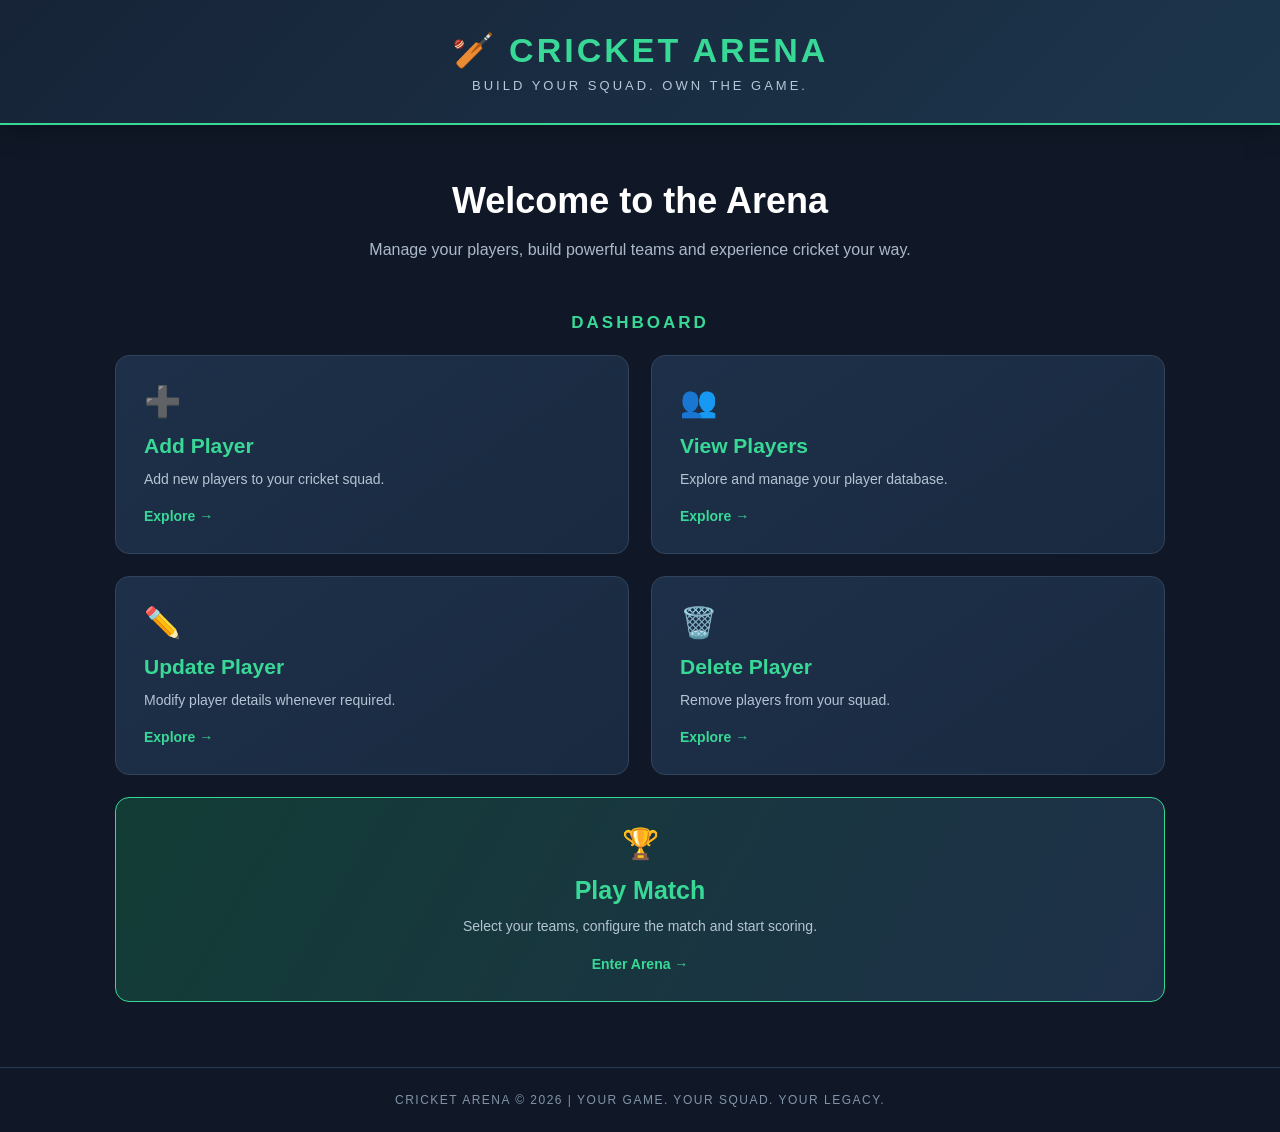
<file: index.html>
<!-- 
<!DOCTYPE html>
<html>
<head>
    <title>Cricket Squad Manager</title>
    <link rel="stylesheet" href="css/style.css">
</head>
<body>

<header>
    <h1>CRICKET SQUAD MANAGER</h1>
</header>

<div class="container">

    <h2>Welcome to Cricket Squad Manager</h2>

    <div class="menu">

        <a href="addPlayer.html">Add Player</a>

        <a href="viewPlayers.html" target="_blank">View Players</a>

        <a href="updatePlayer.html">Update Player</a>

        <a href="deletePlayer.html">Delete Player</a>

        <a href="http://localhost:8081/CricketSquadManager/team-selection">Play Match</a>

    </div>

</div>

</body>
</html> -->

<!DOCTYPE html>
<html lang="en">
<head>
    <meta charset="UTF-8">
    <meta name="viewport" content="width=device-width, initial-scale=1.0">

    <title>Cricket Arena | Squad & Match Center</title>

    <link rel="stylesheet" href="css/style.css">
</head>
<body>

    <header>
        <div class="logo">🏏 CRICKET ARENA</div>
        <p class="tagline">BUILD YOUR SQUAD. OWN THE GAME.</p>
    </header>

    <div class="container">

        <div class="welcome">
            <h1>Welcome to the Arena</h1>
            <p>Manage your players, build powerful teams and experience cricket your way.</p>
        </div>

        <h2 class="section-title">DASHBOARD</h2>

        <div class="menu">

            <a href="addPlayer.html" class="menu-card">
                <span class="icon">➕</span>
                <h3>Add Player</h3>
                <p>Add new players to your cricket squad.</p>
                <span class="arrow">Explore →</span>
            </a>

            <a href="viewPlayers.html" target="_blank" class="menu-card">
                <span class="icon">👥</span>
                <h3>View Players</h3>
                <p>Explore and manage your player database.</p>
                <span class="arrow">Explore →</span>
            </a>

            <a href="updatePlayer.html" class="menu-card">
                <span class="icon">✏️</span>
                <h3>Update Player</h3>
                <p>Modify player details whenever required.</p>
                <span class="arrow">Explore →</span>
            </a>

            <a href="deletePlayer.html" class="menu-card">
                <span class="icon">🗑️</span>
                <h3>Delete Player</h3>
                <p>Remove players from your squad.</p>
                <span class="arrow">Explore →</span>
            </a>

            <a href="http://localhost:8081/CricketSquadManager/team-selection"
               class="menu-card play-card">

                <span class="icon">🏆</span>
                <h3>Play Match</h3>
                <p>Select your teams, configure the match and start scoring.</p>
                <span class="arrow">Enter Arena →</span>
            </a>

        </div>

    </div>

    <footer>
        <p>CRICKET ARENA © 2026 | YOUR GAME. YOUR SQUAD. YOUR LEGACY.</p>
    </footer>

</body>
</html>
</file>
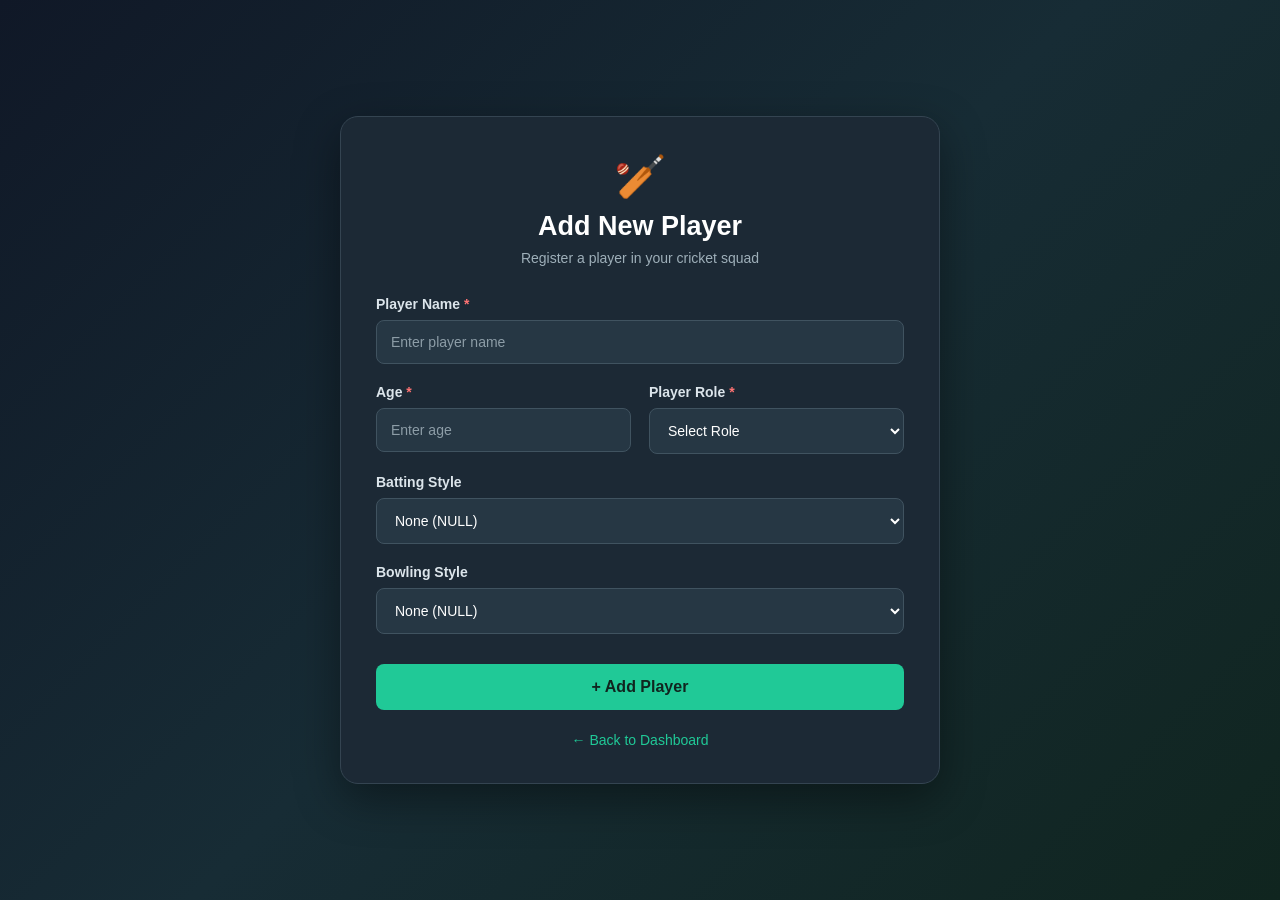
<file: addPlayer.html>
<!DOCTYPE html>
<html lang="en">
<head>
    <meta charset="UTF-8">
    <meta name="viewport" content="width=device-width, initial-scale=1.0">
    <title>Add Player | Cricket Squad Manager</title>

    <style>
        * {
            margin: 0;
            padding: 0;
            box-sizing: border-box;
            font-family: 'Segoe UI', Arial, sans-serif;
        }

        body {
            min-height: 100vh;
            background: linear-gradient(135deg, #101827, #172c35, #10251f);
            display: flex;
            justify-content: center;
            align-items: center;
            padding: 30px 15px;
            color: #fff;
        }

        .container {
            width: 100%;
            max-width: 600px;
            background: #1c2935;
            padding: 35px;
            border-radius: 18px;
            border: 1px solid #344451;
            box-shadow: 0 15px 45px rgba(0, 0, 0, 0.4);
        }

        .header {
            text-align: center;
            margin-bottom: 30px;
        }

        .header .icon {
            font-size: 42px;
            margin-bottom: 10px;
        }

        .header h1 {
            font-size: 27px;
            color: #ffffff;
            margin-bottom: 8px;
        }

        .header p {
            color: #9eafb9;
            font-size: 14px;
        }

        .form-group {
            margin-bottom: 20px;
        }

        label {
            display: block;
            color: #dce5eb;
            font-size: 14px;
            font-weight: 600;
            margin-bottom: 8px;
        }

        input, select {
            width: 100%;
            padding: 13px 14px;
            background: #263744;
            border: 1px solid #405360;
            border-radius: 8px;
            color: #ffffff;
            font-size: 14px;
            outline: none;
            transition: 0.3s;
        }

        input:focus, select:focus {
            border-color: #20c997;
            box-shadow: 0 0 0 3px rgba(32, 201, 151, 0.15);
        }

        input::placeholder {
            color: #8d9da7;
        }

        select option {
            background: #263744;
            color: white;
        }

        .row {
            display: grid;
            grid-template-columns: 1fr 1fr;
            gap: 18px;
        }

        .submit-btn {
            width: 100%;
            padding: 14px;
            margin-top: 10px;
            background: #20c997;
            color: #10251f;
            border: none;
            border-radius: 8px;
            font-size: 16px;
            font-weight: 700;
            cursor: pointer;
            transition: 0.3s;
        }

        .submit-btn:hover {
            background: #16a77d;
            transform: translateY(-2px);
        }

        .back-link {
            display: block;
            text-align: center;
            margin-top: 22px;
            color: #20c997;
            text-decoration: none;
            font-size: 14px;
        }

        .back-link:hover {
            text-decoration: underline;
        }

        .required {
            color: #ff7373;
        }

        @media(max-width: 500px) {
            .container {
                padding: 25px 18px;
            }

            .row {
                grid-template-columns: 1fr;
                gap: 0;
            }
        }
    </style>
</head>

<body>

<div class="container">

    <div class="header">
        <div class="icon">🏏</div>
        <h1>Add New Player</h1>
        <p>Register a player in your cricket squad</p>
    </div>

    <form action="http://localhost:8081/CricketSquadManager/add-player"
          method="POST">

        <div class="form-group">
            <label>Player Name <span class="required">*</span></label>
            <input type="text"
                   name="playerName"
                   placeholder="Enter player name"
                   required>
        </div>

        <div class="row">

            <div class="form-group">
                <label>Age <span class="required">*</span></label>
                <input type="number"
                       name="age"
                       min="1"
                       max="100"
                       placeholder="Enter age"
                       required>
            </div>

            <div class="form-group">
                <label>Player Role <span class="required">*</span></label>
                <select name="role" required>
                    <option value="">Select Role</option>
                    <option value="WICKETKEEPER">Wicketkeeper</option>
                    <option value="BATSMAN">Batsman</option>
                    <option value="BOWLER">Bowler</option>
                    <option value="ALL_ROUNDER">All Rounder</option>
                </select>
            </div>

        </div>

        <div class="form-group">
            <label>Batting Style</label>
            <select name="battingStyle">
                <option value="">None (NULL)</option>
                <option value="RIGHT_HAND">Right Hand Bat</option>
                <option value="LEFT_HAND">Left Hand Bat</option>
            </select>
        </div>

        <div class="form-group">
            <label>Bowling Style</label>
            <select name="bowlingStyle">
                <option value="">None (NULL)</option>
                <option value="RIGHT_ARM_FAST">Right Arm Fast</option>
                <option value="RIGHT_ARM_FAST_MEDIUM">Right Arm Fast Medium</option>
                <option value="RIGHT_ARM_MEDIUM">Right Arm Medium</option>
                <option value="RIGHT_ARM_OFFBREAK">Right Arm Off Break</option>
                <option value="RIGHT_ARM_LEGSPIN">Right Arm Leg Spin</option>
                <option value="LEFT_ARM_FAST">Left Arm Fast</option>
                <option value="LEFT_ARM_FAST_MEDIUM">Left Arm Fast Medium</option>
                <option value="LEFT_ARM_ORTHODOX">Left Arm Orthodox</option>
                <option value="LEFT_ARM_WRIST_SPIN">Left Arm Wrist Spin</option>
            </select>
        </div>

        <button type="submit" class="submit-btn">
            + Add Player
        </button>

    </form>

    <a href="index.html" class="back-link">
        ← Back to Dashboard
    </a>

</div>

</body>
</html>
</file>
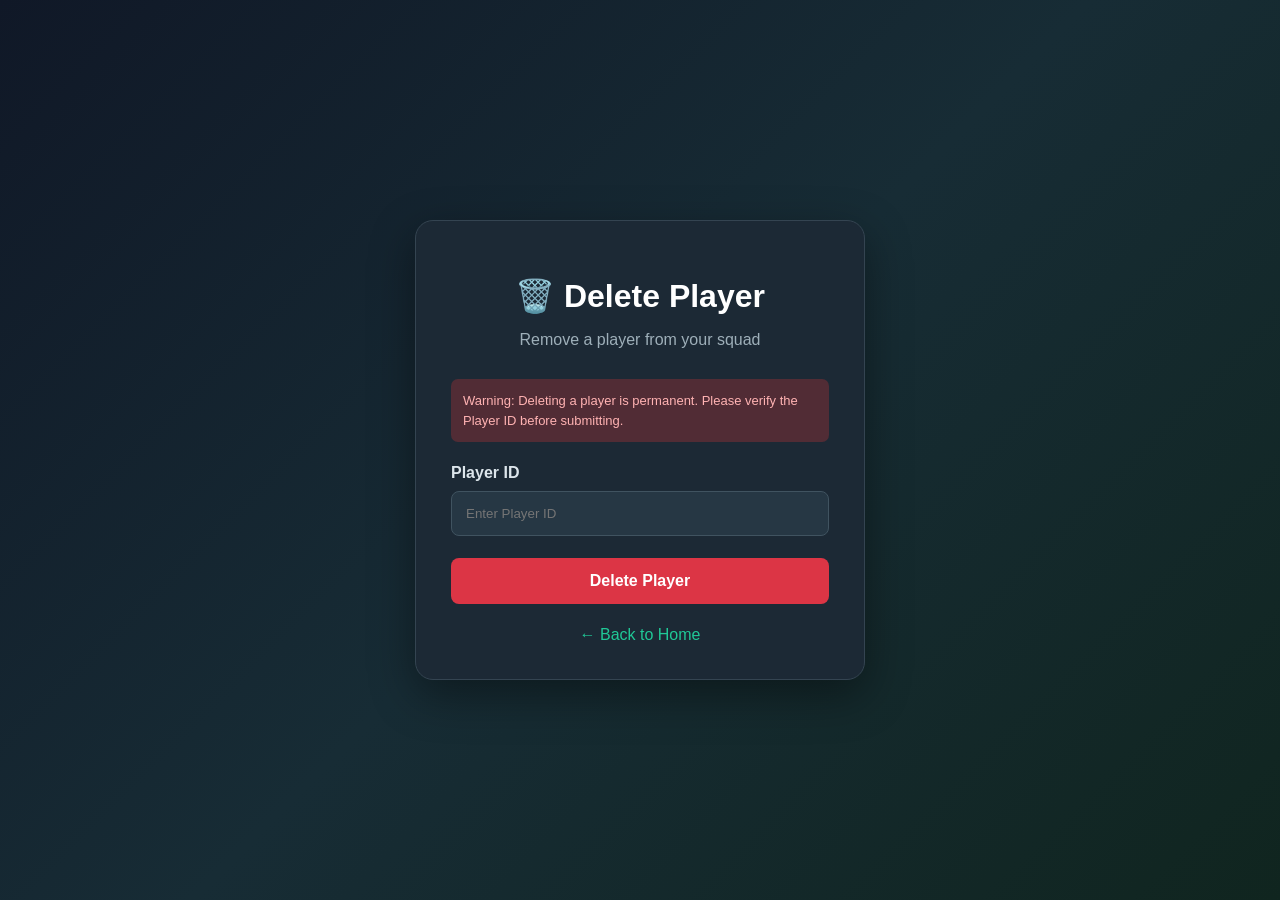
<file: deletePlayer.html>
<!DOCTYPE html>
<html lang="en">
<head>
    <meta charset="UTF-8">
    <meta name="viewport" content="width=device-width, initial-scale=1.0">
    <title>Delete Player | Cricket Squad Manager</title>

    <style>
        * {
            box-sizing: border-box;
            font-family: 'Segoe UI', Arial, sans-serif;
        }

        body {
            margin: 0;
            min-height: 100vh;
            background: linear-gradient(135deg, #101827, #172c35, #10251f);
            display: flex;
            justify-content: center;
            align-items: center;
            padding: 20px;
            color: white;
        }

        .container {
            width: 100%;
            max-width: 450px;
            background: #1c2935;
            padding: 35px;
            border: 1px solid #344451;
            border-radius: 18px;
            box-shadow: 0 15px 45px #0006;
        }

        h1 {
            text-align: center;
            margin-bottom: 10px;
        }

        .subtitle {
            text-align: center;
            color: #9eafb9;
            margin-bottom: 30px;
        }

        label {
            display: block;
            margin-bottom: 9px;
            font-weight: 600;
            color: #dce5eb;
        }

        input {
            width: 100%;
            padding: 14px;
            background: #263744;
            border: 1px solid #405360;
            border-radius: 8px;
            color: white;
            outline: none;
            margin-bottom: 22px;
        }

        input:focus {
            border-color: #ff7373;
        }

        button {
            width: 100%;
            padding: 14px;
            background: #dc3545;
            color: white;
            border: none;
            border-radius: 8px;
            font-size: 16px;
            font-weight: bold;
            cursor: pointer;
        }

        button:hover {
            background: #bd2130;
        }

        .warning {
            color: #ffb3b3;
            background: #512c35;
            padding: 12px;
            border-radius: 7px;
            font-size: 13px;
            margin-bottom: 22px;
            line-height: 1.5;
        }

        .back {
            display: block;
            text-align: center;
            color: #20c997;
            text-decoration: none;
            margin-top: 22px;
        }
    </style>
</head>

<body>

<div class="container">

    <h1>🗑️ Delete Player</h1>

    <p class="subtitle">Remove a player from your squad</p>

    <div class="warning">
        Warning: Deleting a player is permanent.
        Please verify the Player ID before submitting.
    </div>

    <form action="http://localhost:8081/CricketSquadManager/delete-player"
          method="POST">

        <label>Player ID</label>

        <input type="number"
               name="playerId"
               min="1"
               placeholder="Enter Player ID"
               required>

        <button type="submit"
                onclick="return confirm('Are you sure you want to delete this player?')">
            Delete Player
        </button>

    </form>

    <a href="index.html" class="back">← Back to Home</a>

</div>

</body>
</html>
</file>
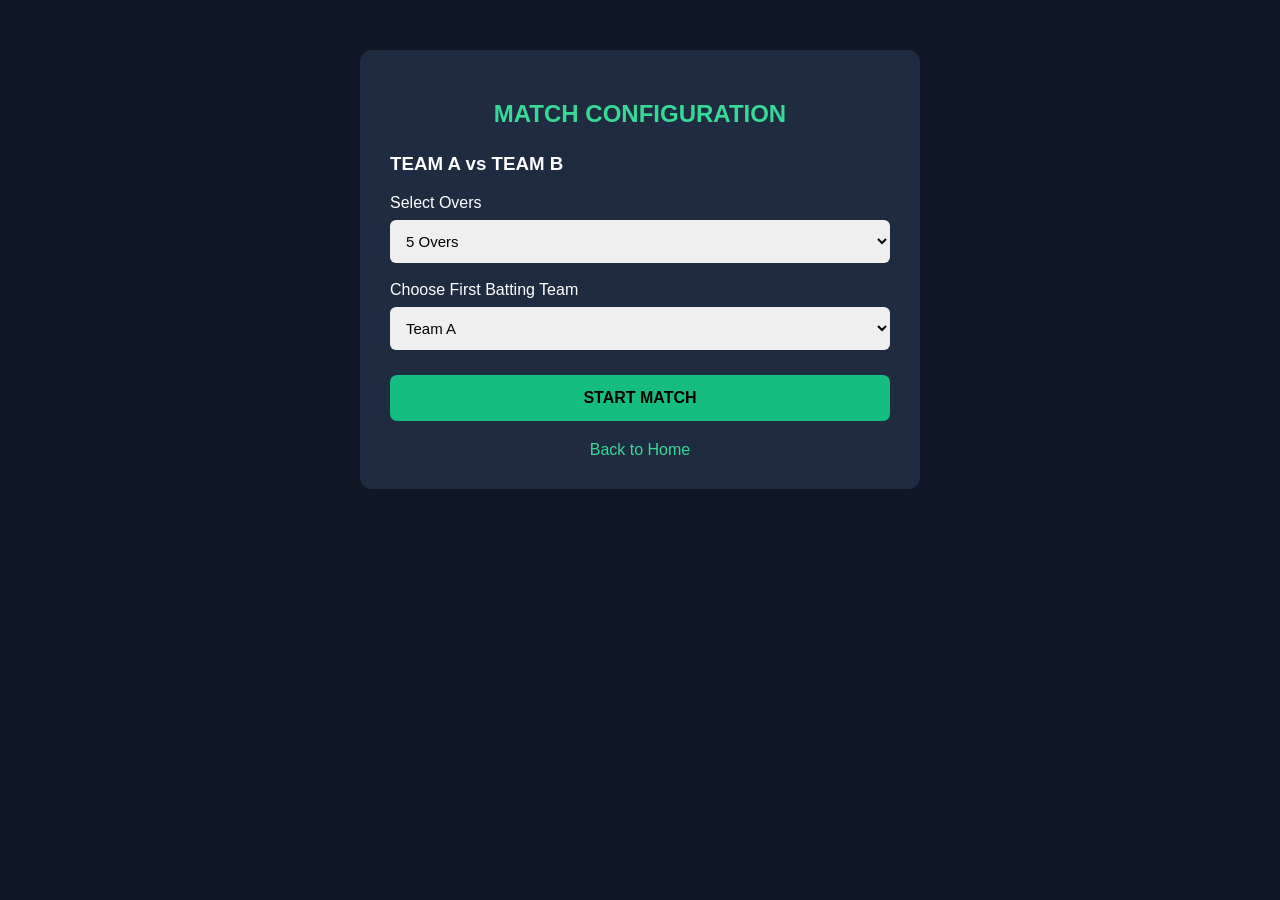
<file: matchConfig.html>
<!DOCTYPE html>
<html>
<head>
    <title>Match Configuration</title>
    <link rel="stylesheet" href="css/player.css">
</head>
<body>

<div class="container">

    <h2>MATCH CONFIGURATION</h2>

    <h3>TEAM A vs TEAM B</h3>

    <form action="startMatch" method="post">

        <label>Select Overs</label>

        <select name="overs" required>
            <option value="2">2 Overs</option>
            <option value="5" selected>5 Overs</option>
            <option value="15">15 Overs</option>
        </select>

        <label>Choose First Batting Team</label>

        <select name="firstBattingTeam" required>
            <option value="1">Team A</option>
            <option value="2">Team B</option>
        </select>

        <button type="submit">START MATCH</button>

    </form>

    <a href="index.html">Back to Home</a>

</div>
<script src="js/main.js"></script>
</body>
</html>
</file>
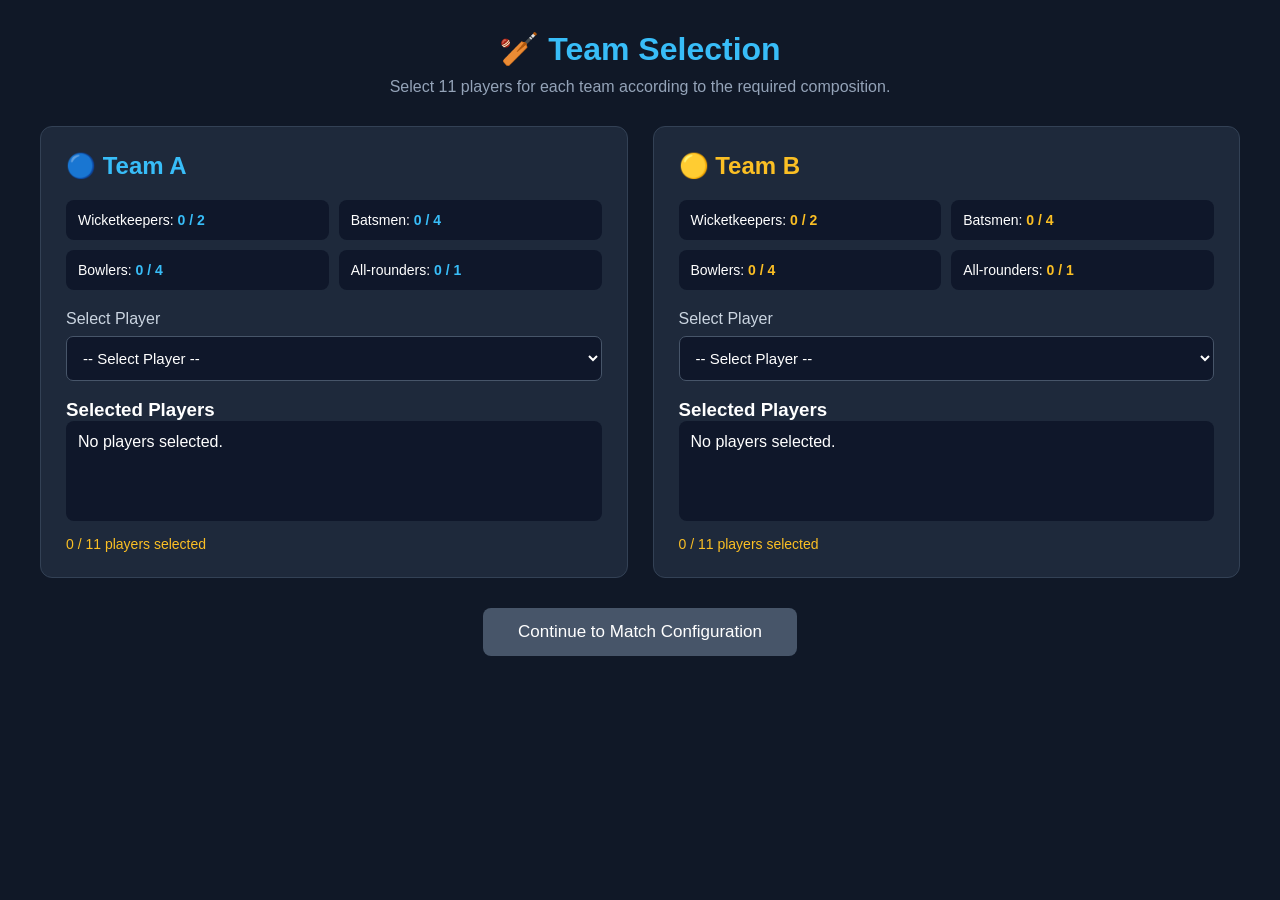
<file: teamSelection.html>
<!DOCTYPE html>
<html lang="en">
<head>
    <meta charset="UTF-8">
    <meta name="viewport" content="width=device-width, initial-scale=1.0">
    <title>Cricket Squad Manager - Team Selection</title>

    <style>
        * {
            margin: 0;
            padding: 0;
            box-sizing: border-box;
            font-family: Arial, sans-serif;
        }

        body {
            background: #101827;
            color: #ffffff;
            padding: 30px;
        }

        .container {
            max-width: 1200px;
            margin: auto;
        }

        h1 {
            text-align: center;
            color: #38bdf8;
            margin-bottom: 10px;
        }

        .subtitle {
            text-align: center;
            color: #94a3b8;
            margin-bottom: 30px;
        }

        .teams {
            display: grid;
            grid-template-columns: 1fr 1fr;
            gap: 25px;
        }

        .team {
            background: #1e293b;
            padding: 25px;
            border-radius: 12px;
            border: 1px solid #334155;
        }

        .team h2 {
            color: #38bdf8;
            margin-bottom: 20px;
        }

        .team-b h2 {
            color: #fbbf24;
        }

        .counter {
            display: grid;
            grid-template-columns: repeat(2, 1fr);
            gap: 10px;
            margin-bottom: 20px;
        }

        .counter div {
            background: #0f172a;
            padding: 12px;
            border-radius: 8px;
            font-size: 14px;
        }

        .counter span {
            color: #38bdf8;
            font-weight: bold;
        }

        .team-b .counter span {
            color: #fbbf24;
        }

        label {
            display: block;
            margin-bottom: 8px;
            color: #cbd5e1;
        }

        select {
            width: 100%;
            padding: 12px;
            margin-bottom: 18px;
            background: #0f172a;
            color: white;
            border: 1px solid #475569;
            border-radius: 7px;
            font-size: 15px;
        }

        .selected-list {
            min-height: 100px;
            background: #0f172a;
            border-radius: 8px;
            padding: 12px;
            margin-bottom: 15px;
        }

        .player-item {
            display: flex;
            justify-content: space-between;
            padding: 9px;
            border-bottom: 1px solid #334155;
            font-size: 14px;
        }

        .player-item button {
            background: #ef4444;
            color: white;
            border: none;
            padding: 5px 9px;
            border-radius: 5px;
            cursor: pointer;
        }

        .status {
            margin-top: 12px;
            font-size: 14px;
            color: #fbbf24;
        }

        .submit-area {
            text-align: center;
            margin-top: 30px;
        }

        .submit-btn {
            padding: 14px 35px;
            background: #16a34a;
            color: white;
            border: none;
            border-radius: 8px;
            font-size: 17px;
            cursor: pointer;
        }

        .submit-btn:disabled {
            background: #475569;
            cursor: not-allowed;
        }

        @media(max-width: 750px) {
            .teams {
                grid-template-columns: 1fr;
            }
        }
    </style>
</head>

<body>

<div class="container">

    <h1>🏏 Team Selection</h1>
    <p class="subtitle">
        Select 11 players for each team according to the required composition.
    </p>

    <form action="http://localhost:8081/CricketSquadManager/select-teams"
          method="POST"
          onsubmit="return validateTeams()">

        <div class="teams">

            <!-- TEAM A -->
            <div class="team">

                <h2>🔵 Team A</h2>

                <div class="counter">
                    <div>Wicketkeepers: <span id="aWK">0 / 2</span></div>
                    <div>Batsmen: <span id="aBAT">0 / 4</span></div>
                    <div>Bowlers: <span id="aBOWL">0 / 4</span></div>
                    <div>All-rounders: <span id="aAR">0 / 1</span></div>
                </div>

                <label>Select Player</label>

                <select id="playerA" onchange="addPlayer('A')">
                    <option value="">-- Select Player --</option>
                    <!-- Player options will be generated by backend -->
                </select>

                <h3>Selected Players</h3>
                <div class="selected-list" id="listA">
                    No players selected.
                </div>

                <p class="status" id="statusA">0 / 11 players selected</p>

            </div>

            <!-- TEAM B -->
            <div class="team team-b">

                <h2>🟡 Team B</h2>

                <div class="counter">
                    <div>Wicketkeepers: <span id="bWK">0 / 2</span></div>
                    <div>Batsmen: <span id="bBAT">0 / 4</span></div>
                    <div>Bowlers: <span id="bBOWL">0 / 4</span></div>
                    <div>All-rounders: <span id="bAR">0 / 1</span></div>
                </div>

                <label>Select Player</label>

                <select id="playerB" onchange="addPlayer('B')">
                    <option value="">-- Select Player --</option>
                    <!-- Player options will be generated by backend -->
                </select>

                <h3>Selected Players</h3>
                <div class="selected-list" id="listB">
                    No players selected.
                </div>

                <p class="status" id="statusB">0 / 11 players selected</p>

            </div>

        </div>

        <!-- Hidden fields sent to backend -->
        <div id="hiddenFields"></div>

        <div class="submit-area">
            <button type="submit" class="submit-btn" id="submitBtn" disabled>
                Continue to Match Configuration
            </button>
        </div>

    </form>
</div>

<script>
    const limits = {
        WICKETKEEPER: 2,
        BATSMAN: 4,
        BOWLER: 4,
        ALL_ROUNDER: 1
    };

    const teams = {
        A: [],
        B: []
    };

    function getRoleCounts(team) {
        const counts = {
            WICKETKEEPER: 0,
            BATSMAN: 0,
            BOWLER: 0,
            ALL_ROUNDER: 0
        };

        teams[team].forEach(player => {
            counts[player.role]++;
        });

        return counts;
    }

    function addPlayer(team) {
        const select = document.getElementById("player" + team);
        const playerId = select.value;

        if (!playerId) return;

        const player = {
            id: playerId,
            name: select.options[select.selectedIndex].dataset.name,
            role: select.options[select.selectedIndex].dataset.role
        };

        const otherTeam = team === "A" ? "B" : "A";

        if (teams.A.concat(teams.B).some(p => p.id === player.id)) {
            alert("This player is already selected!");
            select.value = "";
            return;
        }

        const counts = getRoleCounts(team);

        if (teams[team].length >= 11) {
            alert("Maximum 11 players allowed!");
            select.value = "";
            return;
        }

        if (counts[player.role] >= limits[player.role]) {
            alert("Maximum " + limits[player.role] + " " +
                  player.role.replace("_", " ") + " allowed!");
            select.value = "";
            return;
        }

        teams[team].push(player);

        select.value = "";

        renderTeams();
    }

    function removePlayer(team, playerId) {
        teams[team] = teams[team].filter(p => p.id !== playerId);
        renderTeams();
    }

    function renderTeams() {
        ["A", "B"].forEach(team => {
            const counts = getRoleCounts(team);

            document.getElementById("list" + team).innerHTML =
                teams[team].length === 0
                ? "No players selected."
                : teams[team].map(player => `
                    <div class="player-item">
                        <span>${escapeHTML(player.name)} (${player.role})</span>
                        <button type="button"
                            onclick="removePlayer('${team}', '${player.id}')">
                            Remove
                        </button>
                    </div>
                `).join("");

            document.getElementById(team + "WK").textContent =
                counts.WICKETKEEPER + " / 2";

            document.getElementById(team + "BAT").textContent =
                counts.BATSMAN + " / 4";

            document.getElementById(team + "BOWL").textContent =
                counts.BOWLER + " / 4";

            document.getElementById(team + "AR").textContent =
                counts.ALL_ROUNDER + " / 1";

            document.getElementById("status" + team).textContent =
                teams[team].length + " / 11 players selected";
        });

        const valid = ["A", "B"].every(team => {
            const counts = getRoleCounts(team);

            return teams[team].length === 11 &&
                Object.keys(limits).every(role =>
                    counts[role] === limits[role]
                );
        });

        document.getElementById("submitBtn").disabled = !valid;

        updateHiddenFields();
    }

    function updateHiddenFields() {
        const container = document.getElementById("hiddenFields");
        container.innerHTML = "";

        ["A", "B"].forEach(team => {
            teams[team].forEach(player => {
                const input = document.createElement("input");

                input.type = "hidden";
                input.name = "team" + team + "PlayerIds";
                input.value = player.id;

                container.appendChild(input);
            });
        });
    }

    function validateTeams() {
        renderTeams();

        if (document.getElementById("submitBtn").disabled) {
            alert("Please complete both teams correctly.");
            return false;
        }

        return true;
    }

    function escapeHTML(value) {
        return String(value).replace(/[&<>"']/g, char => ({
            "&": "&amp;",
            "<": "&lt;",
            ">": "&gt;",
            '"': "&quot;",
            "'": "&#39;"
        })[char]);
    }
</script>

</body>
</html>
</file>
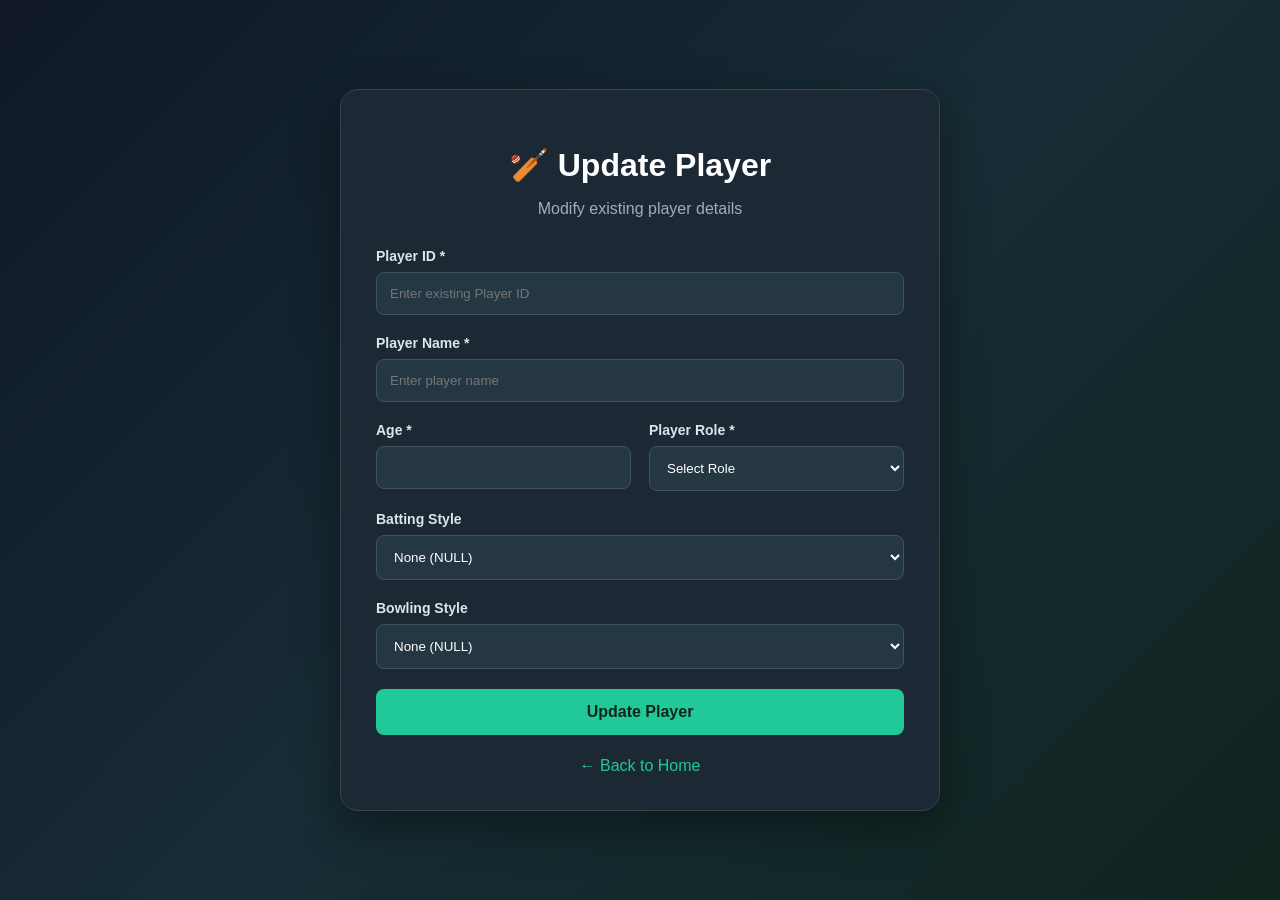
<file: updatePlayer.html>
<!DOCTYPE html>
<html lang="en">
<head>
    <meta charset="UTF-8">
    <meta name="viewport" content="width=device-width, initial-scale=1.0">
    <title>Update Player | Cricket Squad Manager</title>

    <style>
        * {
            box-sizing: border-box;
            font-family: 'Segoe UI', Arial, sans-serif;
        }

        body {
            margin: 0;
            min-height: 100vh;
            background: linear-gradient(135deg, #101827, #172c35, #10251f);
            display: flex;
            justify-content: center;
            align-items: center;
            padding: 25px 15px;
            color: white;
        }

        .container {
            width: 100%;
            max-width: 600px;
            background: #1c2935;
            padding: 35px;
            border: 1px solid #344451;
            border-radius: 18px;
            box-shadow: 0 15px 45px #0006;
        }

        h1 {
            text-align: center;
            margin-bottom: 8px;
        }

        .subtitle {
            text-align: center;
            color: #9eafb9;
            margin-bottom: 30px;
        }

        label {
            display: block;
            margin-bottom: 8px;
            font-size: 14px;
            font-weight: 600;
            color: #dce5eb;
        }

        input, select {
            width: 100%;
            padding: 13px;
            background: #263744;
            color: white;
            border: 1px solid #405360;
            border-radius: 8px;
            outline: none;
            margin-bottom: 20px;
        }

        input:focus, select:focus {
            border-color: #20c997;
        }

        option {
            background: #263744;
        }

        .row {
            display: grid;
            grid-template-columns: 1fr 1fr;
            gap: 18px;
        }

        button {
            width: 100%;
            padding: 14px;
            background: #20c997;
            color: #10251f;
            border: none;
            border-radius: 8px;
            font-weight: bold;
            font-size: 16px;
            cursor: pointer;
        }

        button:hover {
            background: #16a77d;
        }

        .back {
            display: block;
            text-align: center;
            color: #20c997;
            text-decoration: none;
            margin-top: 22px;
        }

        @media(max-width: 500px) {
            .row {
                grid-template-columns: 1fr;
                gap: 0;
            }
        }
    </style>
</head>

<body>

<div class="container">

    <h1>🏏 Update Player</h1>
    <p class="subtitle">Modify existing player details</p>

    <form action="http://localhost:8081/CricketSquadManager/update-player"
          method="POST">

        <label>Player ID *</label>
        <input type="number" name="playerId"
               min="1" placeholder="Enter existing Player ID" required>

        <label>Player Name *</label>
        <input type="text" name="playerName"
               placeholder="Enter player name" required>

        <div class="row">

            <div>
                <label>Age *</label>
                <input type="number" name="age"
                       min="1" max="100" required>
            </div>

            <div>
                <label>Player Role *</label>
                <select name="role" required>
                    <option value="">Select Role</option>
                    <option value="WICKETKEEPER">Wicketkeeper</option>
                    <option value="BATSMAN">Batsman</option>
                    <option value="BOWLER">Bowler</option>
                    <option value="ALL_ROUNDER">All Rounder</option>
                </select>
            </div>

        </div>

        <label>Batting Style</label>
        <select name="battingStyle">
            <option value="">None (NULL)</option>
            <option value="RIGHT_HAND">Right Hand Bat</option>
            <option value="LEFT_HAND">Left Hand Bat</option>
        </select>

        <label>Bowling Style</label>
        <select name="bowlingStyle">
            <option value="">None (NULL)</option>
            <option value="RIGHT_ARM_FAST">Right Arm Fast</option>
            <option value="RIGHT_ARM_FAST_MEDIUM">Right Arm Fast Medium</option>
            <option value="RIGHT_ARM_MEDIUM">Right Arm Medium</option>
            <option value="RIGHT_ARM_OFFBREAK">Right Arm Off Break</option>
            <option value="RIGHT_ARM_LEGSPIN">Right Arm Leg Spin</option>
            <option value="LEFT_ARM_FAST">Left Arm Fast</option>
            <option value="LEFT_ARM_FAST_MEDIUM">Left Arm Fast Medium</option>
            <option value="LEFT_ARM_ORTHODOX">Left Arm Orthodox</option>
            <option value="LEFT_ARM_WRIST_SPIN">Left Arm Wrist Spin</option>
        </select>

        <button type="submit">Update Player</button>

    </form>

    <a href="index.html" class="back">← Back to Home</a>

</div>

</body>
</html>
</file>
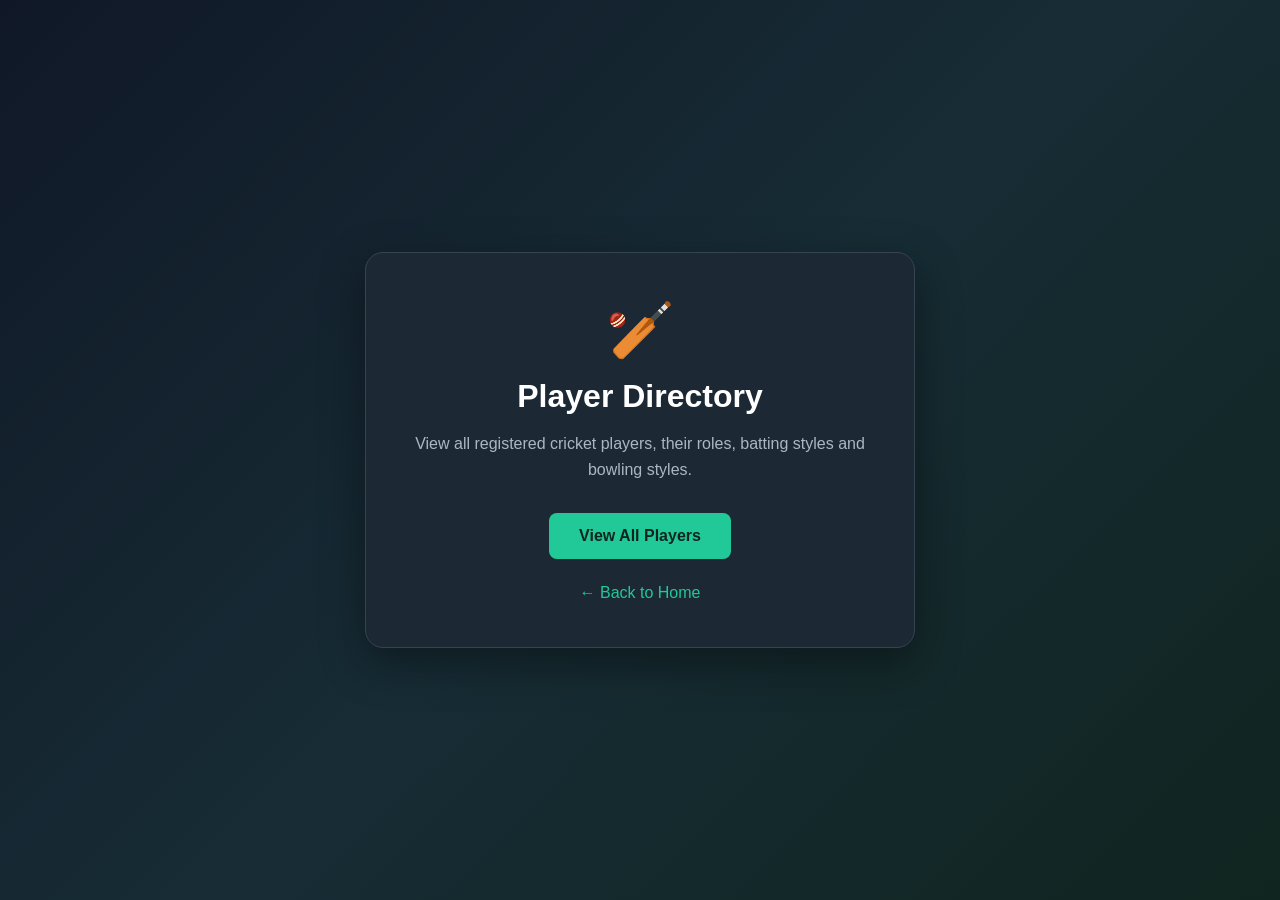
<file: viewPlayers.html>
<!DOCTYPE html>
<html lang="en">
<head>
    <meta charset="UTF-8">
    <meta name="viewport" content="width=device-width, initial-scale=1.0">
    <title>View Players | Cricket Squad Manager</title>

    <style>
        * {
            box-sizing: border-box;
            font-family: 'Segoe UI', Arial, sans-serif;
        }

        body {
            margin: 0;
            min-height: 100vh;
            background: linear-gradient(135deg, #101827, #172c35, #10251f);
            display: flex;
            justify-content: center;
            align-items: center;
            color: white;
        }

        .container {
            width: 90%;
            max-width: 550px;
            background: #1c2935;
            padding: 45px 35px;
            border: 1px solid #344451;
            border-radius: 18px;
            text-align: center;
            box-shadow: 0 15px 45px #0006;
        }

        .icon {
            font-size: 55px;
        }

        h1 {
            margin: 15px 0 10px;
        }

        p {
            color: #aab8c2;
            line-height: 1.6;
            margin-bottom: 30px;
        }

        .view-btn {
            display: inline-block;
            padding: 14px 30px;
            background: #20c997;
            color: #10251f;
            text-decoration: none;
            border-radius: 8px;
            font-weight: bold;
            transition: 0.3s;
        }

        .view-btn:hover {
            background: #16a77d;
            transform: translateY(-2px);
        }

        .back {
            display: block;
            color: #20c997;
            text-decoration: none;
            margin-top: 25px;
        }
    </style>
</head>

<body>

    <div class="container">

        <div class="icon">🏏</div>

        <h1>Player Directory</h1>

        <p>
            View all registered cricket players,
            their roles, batting styles and bowling styles.
        </p>

        <a class="view-btn"
           href="http://localhost:8081/CricketSquadManager/view-players">
            View All Players
        </a>

        <a class="back" href="index.html">
            ← Back to Home
        </a>

    </div>

</body>
</html>
</file>
<file: css/style.css>
/* GLOBAL RESET */
* {
    margin: 0;
    padding: 0;
    box-sizing: border-box;
}

/* BODY */
body {
    font-family: 'Segoe UI', Arial, sans-serif;
    background: #101827;
    color: #ffffff;
    min-height: 100vh;
}

/* HEADER */
header {
    background: linear-gradient(135deg, #172438, #1c354b);
    padding: 30px 20px;
    text-align: center;
    border-bottom: 2px solid #38d996;
    box-shadow: 0 5px 25px rgba(0, 0, 0, 0.3);
}

.logo {
    color: #38d996;
    font-size: 34px;
    font-weight: 800;
    letter-spacing: 3px;
}

.tagline {
    margin-top: 8px;
    color: #b5c8d8;
    font-size: 13px;
    letter-spacing: 3px;
}

/* MAIN CONTAINER */
.container {
    width: 88%;
    max-width: 1050px;
    margin: 55px auto;
}

/* WELCOME SECTION */
.welcome {
    text-align: center;
    margin-bottom: 50px;
}

.welcome h1 {
    font-size: 36px;
    margin-bottom: 15px;
    color: #ffffff;
}

.welcome p {
    color: #aab9ca;
    font-size: 16px;
    line-height: 1.6;
}

/* SECTION TITLE */
.section-title {
    color: #38d996;
    font-size: 17px;
    letter-spacing: 3px;
    margin-bottom: 22px;
    text-align: center;
}

/* MENU GRID */
.menu {
    display: grid;
    grid-template-columns: repeat(2, 1fr);
    gap: 22px;
}

/* MENU CARDS */
.menu-card {
    position: relative;
    display: block;
    padding: 28px;
    min-height: 190px;

    background: linear-gradient(145deg, #1e3049, #192a40);

    border: 1px solid #30445d;
    border-radius: 14px;

    text-decoration: none;
    color: white;

    transition: all 0.3s ease;
    overflow: hidden;
}

/* CARD HOVER */
.menu-card:hover {
    transform: translateY(-7px);
    border-color: #38d996;
    background: linear-gradient(145deg, #243e55, #1c354b);
    box-shadow: 0 12px 30px rgba(56, 217, 150, 0.12);
}

/* ICON */
.icon {
    display: block;
    font-size: 30px;
    margin-bottom: 15px;
}

/* CARD TITLE */
.menu-card h3 {
    font-size: 21px;
    margin-bottom: 10px;
    color: #38d996;
}

/* CARD DESCRIPTION */
.menu-card p {
    color: #b5c4d4;
    font-size: 14px;
    line-height: 1.6;
}

/* CARD LINK */
.arrow {
    display: inline-block;
    margin-top: 18px;
    color: #38d996;
    font-weight: bold;
    font-size: 14px;
}

/* PLAY MATCH CARD */
.play-card {
    grid-column: span 2;
    text-align: center;
    background: linear-gradient(120deg, #123c35, #1e3049);
    border: 1px solid #38d996;
}

.play-card h3 {
    font-size: 25px;
}

/* FOOTER */
footer {
    text-align: center;
    padding: 25px 15px;
    margin-top: 65px;
    border-top: 1px solid #293a50;
    color: #8294a9;
    font-size: 12px;
    letter-spacing: 1.5px;
}

/* RESPONSIVE DESIGN */
@media (max-width: 650px) {

    .container {
        width: 92%;
        margin: 35px auto;
    }

    .logo {
        font-size: 25px;
    }

    .welcome h1 {
        font-size: 27px;
    }

    .menu {
        grid-template-columns: 1fr;
    }

    .play-card {
        grid-column: span 1;
    }
}
</file>
<file: css/player.css>
body {
    font-family: Arial, sans-serif;
    background: #101827;
    color: white;
}

.container {
    width: 90%;
    max-width: 500px;
    margin: 50px auto;
    padding: 30px;
    background: #1e2b40;
    border-radius: 12px;
}

h2 {
    text-align: center;
    color: #38d996;
    margin-bottom: 25px;
}

label {
    display: block;
    margin-top: 18px;
    margin-bottom: 8px;
}

input, select {
    width: 100%;
    padding: 12px;
    border: none;
    border-radius: 6px;
    font-size: 15px;
}

button {
    width: 100%;
    padding: 14px;
    margin-top: 25px;
    background: #16bd80;
    border: none;
    border-radius: 7px;
    font-size: 16px;
    font-weight: bold;
    cursor: pointer;
}

button:hover {
    background: #109b68;
}

a {
    display: block;
    text-align: center;
    margin-top: 20px;
    color: #38d996;
    text-decoration: none;
}
</file>
